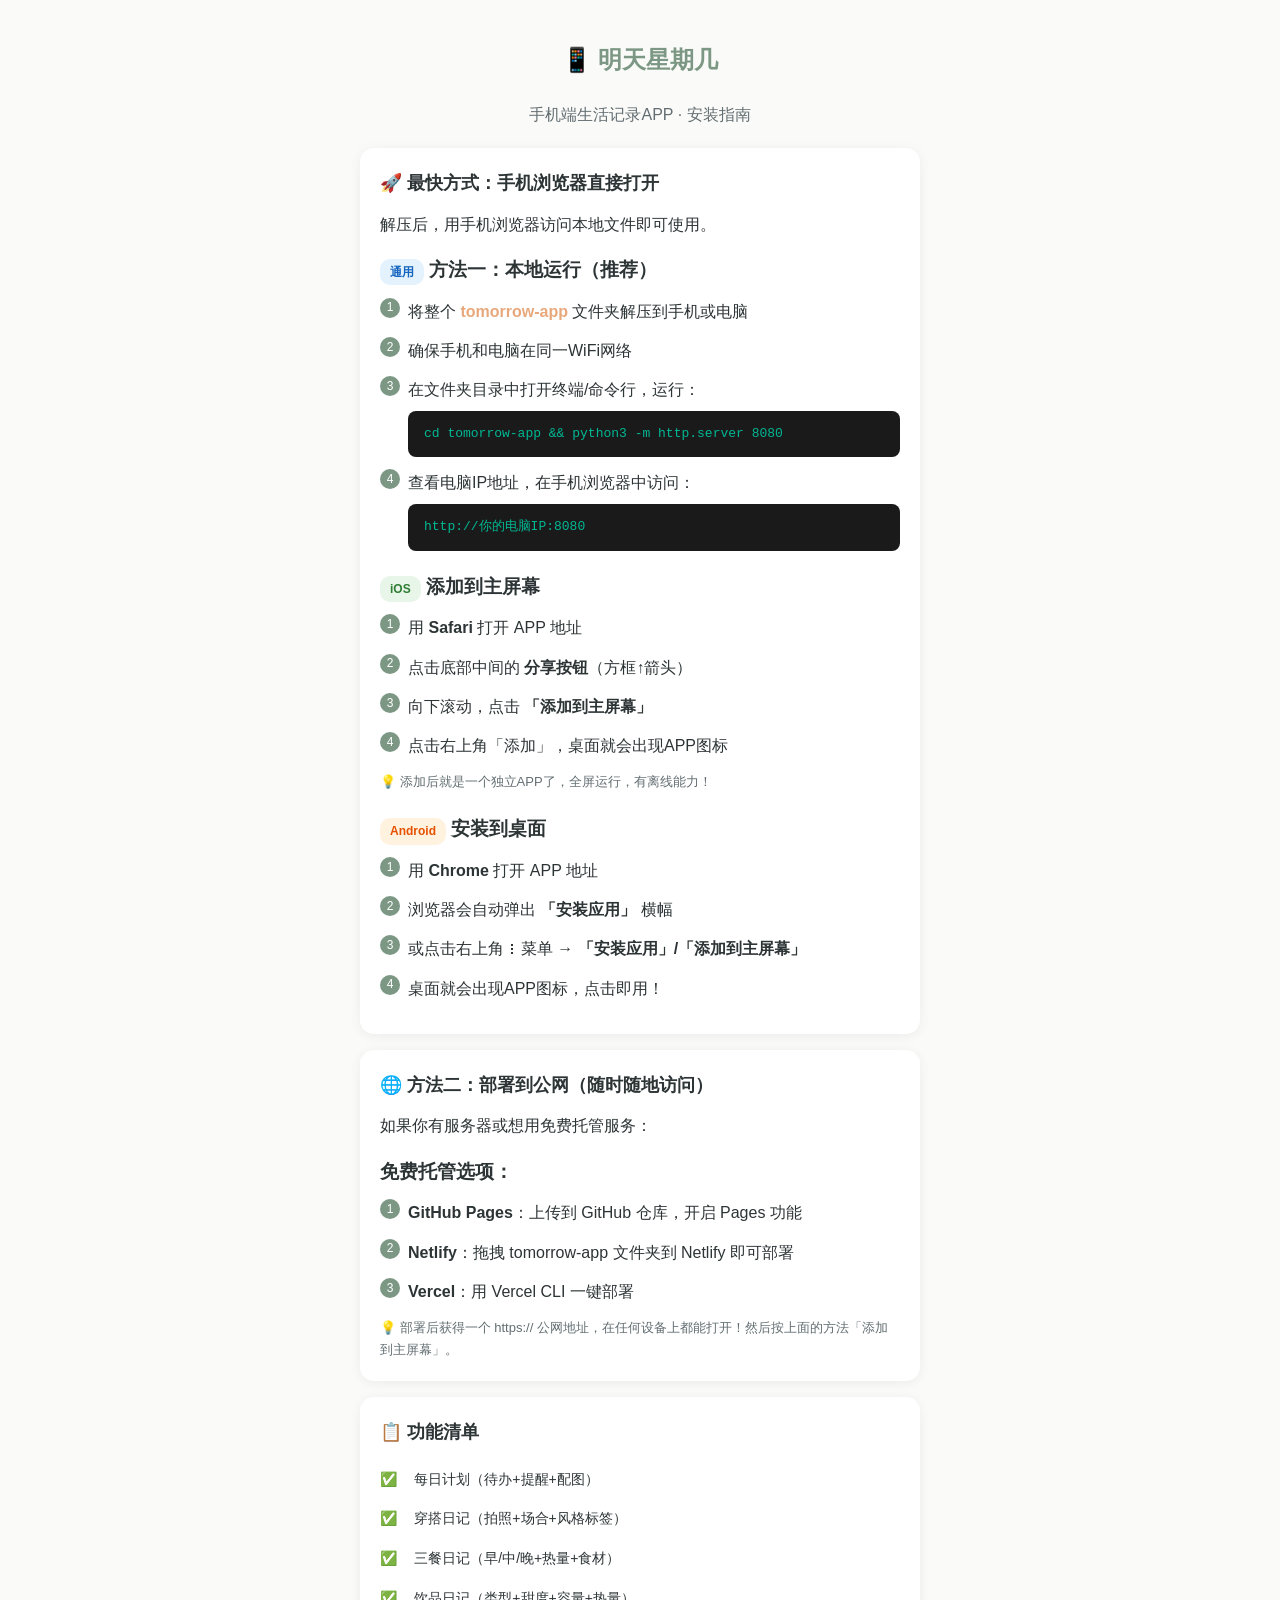
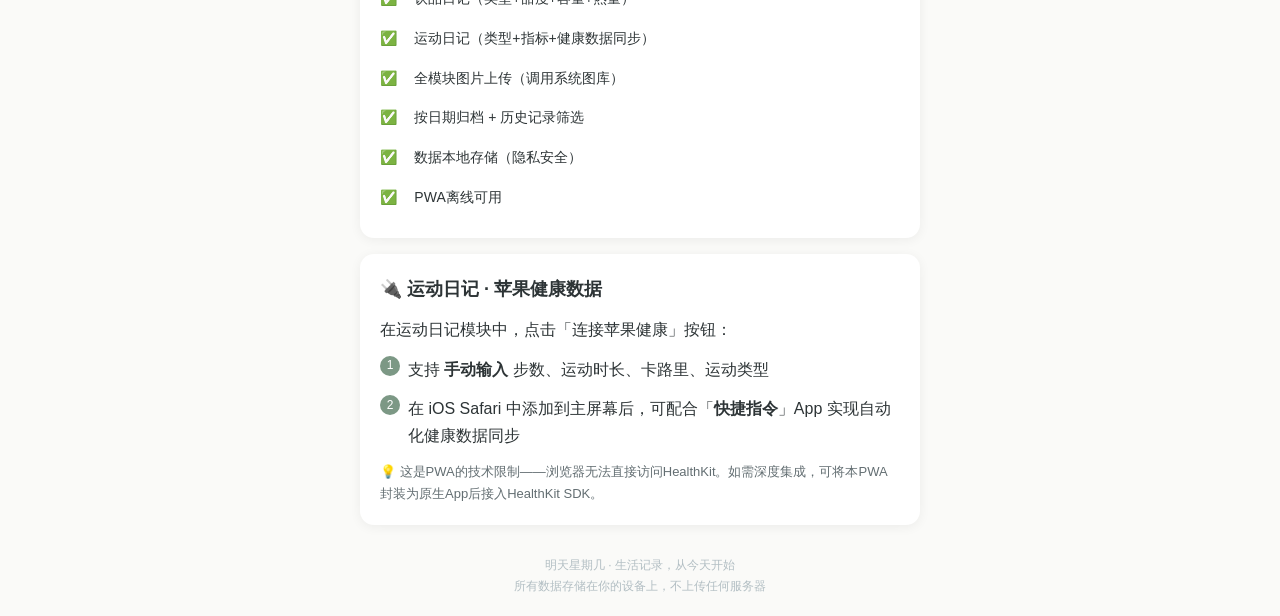
<file: 安装指南.html>
<!DOCTYPE html>
<html lang="zh-CN">
<head>
<meta charset="UTF-8">
<meta name="viewport" content="width=device-width, initial-scale=1.0">
<title>明天星期几 - 安装指南</title>
<style>
  * { margin: 0; padding: 0; box-sizing: border-box; }
  body {
    font-family: -apple-system, BlinkMacSystemFont, "SF Pro Text", "PingFang SC", sans-serif;
    background: #FAFAF8;
    color: #2D3436;
    line-height: 1.7;
    padding: 20px;
    max-width: 600px;
    margin: 0 auto;
  }
  h1 { font-size: 24px; text-align: center; margin: 20px 0; color: #7C9885; }
  .card {
    background: #fff;
    border-radius: 14px;
    padding: 20px;
    margin: 16px 0;
    box-shadow: 0 2px 12px rgba(0,0,0,0.06);
  }
  .card h2 { font-size: 18px; margin-bottom: 12px; display: flex; align-items: center; gap: 8px; }
  .step { margin: 12px 0; padding-left: 28px; position: relative; }
  .step-num {
    position: absolute; left: 0; top: 0;
    width: 20px; height: 20px;
    background: #7C9885; color: #fff;
    border-radius: 50%; font-size: 12px;
    display: flex; align-items: center; justify-content: center;
  }
  .badge {
    display: inline-block;
    padding: 3px 10px;
    border-radius: 10px;
    font-size: 12px;
    font-weight: 600;
  }
  .badge-ios { background: #E8F5E9; color: #2E7D32; }
  .badge-android { background: #FFF3E0; color: #E65100; }
  .badge-web { background: #E3F2FD; color: #1565C0; }
  .cmd {
    background: #1a1a1a;
    color: #00B894;
    padding: 12px 16px;
    border-radius: 8px;
    font-family: "SF Mono", Monaco, monospace;
    font-size: 13px;
    margin: 8px 0;
    overflow-x: auto;
  }
  .highlight { color: #E8A87C; font-weight: 600; }
  hr { border: none; border-top: 1px solid #E8ECEA; margin: 16px 0; }
  a { color: #7C9885; }
  .footer { text-align: center; color: #B2BEC3; font-size: 12px; margin-top: 30px; }
</style>
</head>
<body>

<h1>📱 明天星期几</h1>
<p style="text-align:center;color:#636E72;margin-bottom:20px;">手机端生活记录APP · 安装指南</p>

<div class="card">
  <h2>🚀 最快方式：手机浏览器直接打开</h2>
  <p>解压后，用手机浏览器访问本地文件即可使用。</p>

  <h3 style="margin-top:16px;"><span class="badge badge-web">通用</span> 方法一：本地运行（推荐）</h3>
  <div class="step"><span class="step-num">1</span>将整个 <span class="highlight">tomorrow-app</span> 文件夹解压到手机或电脑</div>
  <div class="step"><span class="step-num">2</span>确保手机和电脑在同一WiFi网络</div>
  <div class="step"><span class="step-num">3</span>在文件夹目录中打开终端/命令行，运行：<div class="cmd">cd tomorrow-app && python3 -m http.server 8080</div></div>
  <div class="step"><span class="step-num">4</span>查看电脑IP地址，在手机浏览器中访问：<div class="cmd">http://你的电脑IP:8080</div></div>

  <h3 style="margin-top:20px;"><span class="badge badge-ios">iOS</span> 添加到主屏幕</h3>
  <div class="step"><span class="step-num">1</span>用 <strong>Safari</strong> 打开 APP 地址</div>
  <div class="step"><span class="step-num">2</span>点击底部中间的 <strong>分享按钮</strong>（方框↑箭头）</div>
  <div class="step"><span class="step-num">3</span>向下滚动，点击 <strong>「添加到主屏幕」</strong></div>
  <div class="step"><span class="step-num">4</span>点击右上角「添加」，桌面就会出现APP图标</div>
  <p style="font-size:13px;color:#636E72;margin-top:8px;">💡 添加后就是一个独立APP了，全屏运行，有离线能力！</p>

  <h3 style="margin-top:20px;"><span class="badge badge-android">Android</span> 安装到桌面</h3>
  <div class="step"><span class="step-num">1</span>用 <strong>Chrome</strong> 打开 APP 地址</div>
  <div class="step"><span class="step-num">2</span>浏览器会自动弹出 <strong>「安装应用」</strong> 横幅</div>
  <div class="step"><span class="step-num">3</span>或点击右上角 ⋮ 菜单 → <strong>「安装应用」/「添加到主屏幕」</strong></div>
  <div class="step"><span class="step-num">4</span>桌面就会出现APP图标，点击即用！</div>
</div>

<div class="card">
  <h2>🌐 方法二：部署到公网（随时随地访问）</h2>
  <p>如果你有服务器或想用免费托管服务：</p>

  <h3 style="margin-top:16px;">免费托管选项：</h3>
  <div class="step"><span class="step-num">1</span><strong>GitHub Pages</strong>：上传到 GitHub 仓库，开启 Pages 功能</div>
  <div class="step"><span class="step-num">2</span><strong>Netlify</strong>：拖拽 tomorrow-app 文件夹到 Netlify 即可部署</div>
  <div class="step"><span class="step-num">3</span><strong>Vercel</strong>：用 Vercel CLI 一键部署</div>
  <p style="font-size:13px;color:#636E72;margin-top:8px;">💡 部署后获得一个 https:// 公网地址，在任何设备上都能打开！然后按上面的方法「添加到主屏幕」。</p>
</div>

<div class="card">
  <h2>📋 功能清单</h2>
  <table style="width:100%;font-size:14px;border-collapse:collapse;">
    <tr><td style="padding:8px 0;">✅</td><td>每日计划（待办+提醒+配图）</td></tr>
    <tr><td style="padding:8px 0;">✅</td><td>穿搭日记（拍照+场合+风格标签）</td></tr>
    <tr><td style="padding:8px 0;">✅</td><td>三餐日记（早/中/晚+热量+食材）</td></tr>
    <tr><td style="padding:8px 0;">✅</td><td>饮品日记（类型+甜度+容量+热量）</td></tr>
    <tr><td style="padding:8px 0;">✅</td><td>运动日记（类型+指标+健康数据同步）</td></tr>
    <tr><td style="padding:8px 0;">✅</td><td>全模块图片上传（调用系统图库）</td></tr>
    <tr><td style="padding:8px 0;">✅</td><td>按日期归档 + 历史记录筛选</td></tr>
    <tr><td style="padding:8px 0;">✅</td><td>数据本地存储（隐私安全）</td></tr>
    <tr><td style="padding:8px 0;">✅</td><td>PWA离线可用</td></tr>
  </table>
</div>

<div class="card">
  <h2>🔌 运动日记 · 苹果健康数据</h2>
  <p>在运动日记模块中，点击「连接苹果健康」按钮：</p>
  <div class="step"><span class="step-num">1</span>支持 <strong>手动输入</strong> 步数、运动时长、卡路里、运动类型</div>
  <div class="step"><span class="step-num">2</span>在 iOS Safari 中添加到主屏幕后，可配合「<strong>快捷指令</strong>」App 实现自动化健康数据同步</div>
  <p style="font-size:13px;color:#636E72;margin-top:8px;">💡 这是PWA的技术限制——浏览器无法直接访问HealthKit。如需深度集成，可将本PWA封装为原生App后接入HealthKit SDK。</p>
</div>

<div class="footer">
  明天星期几 · 生活记录，从今天开始<br>
  所有数据存储在你的设备上，不上传任何服务器
</div>

</body>
</html>
</file>
